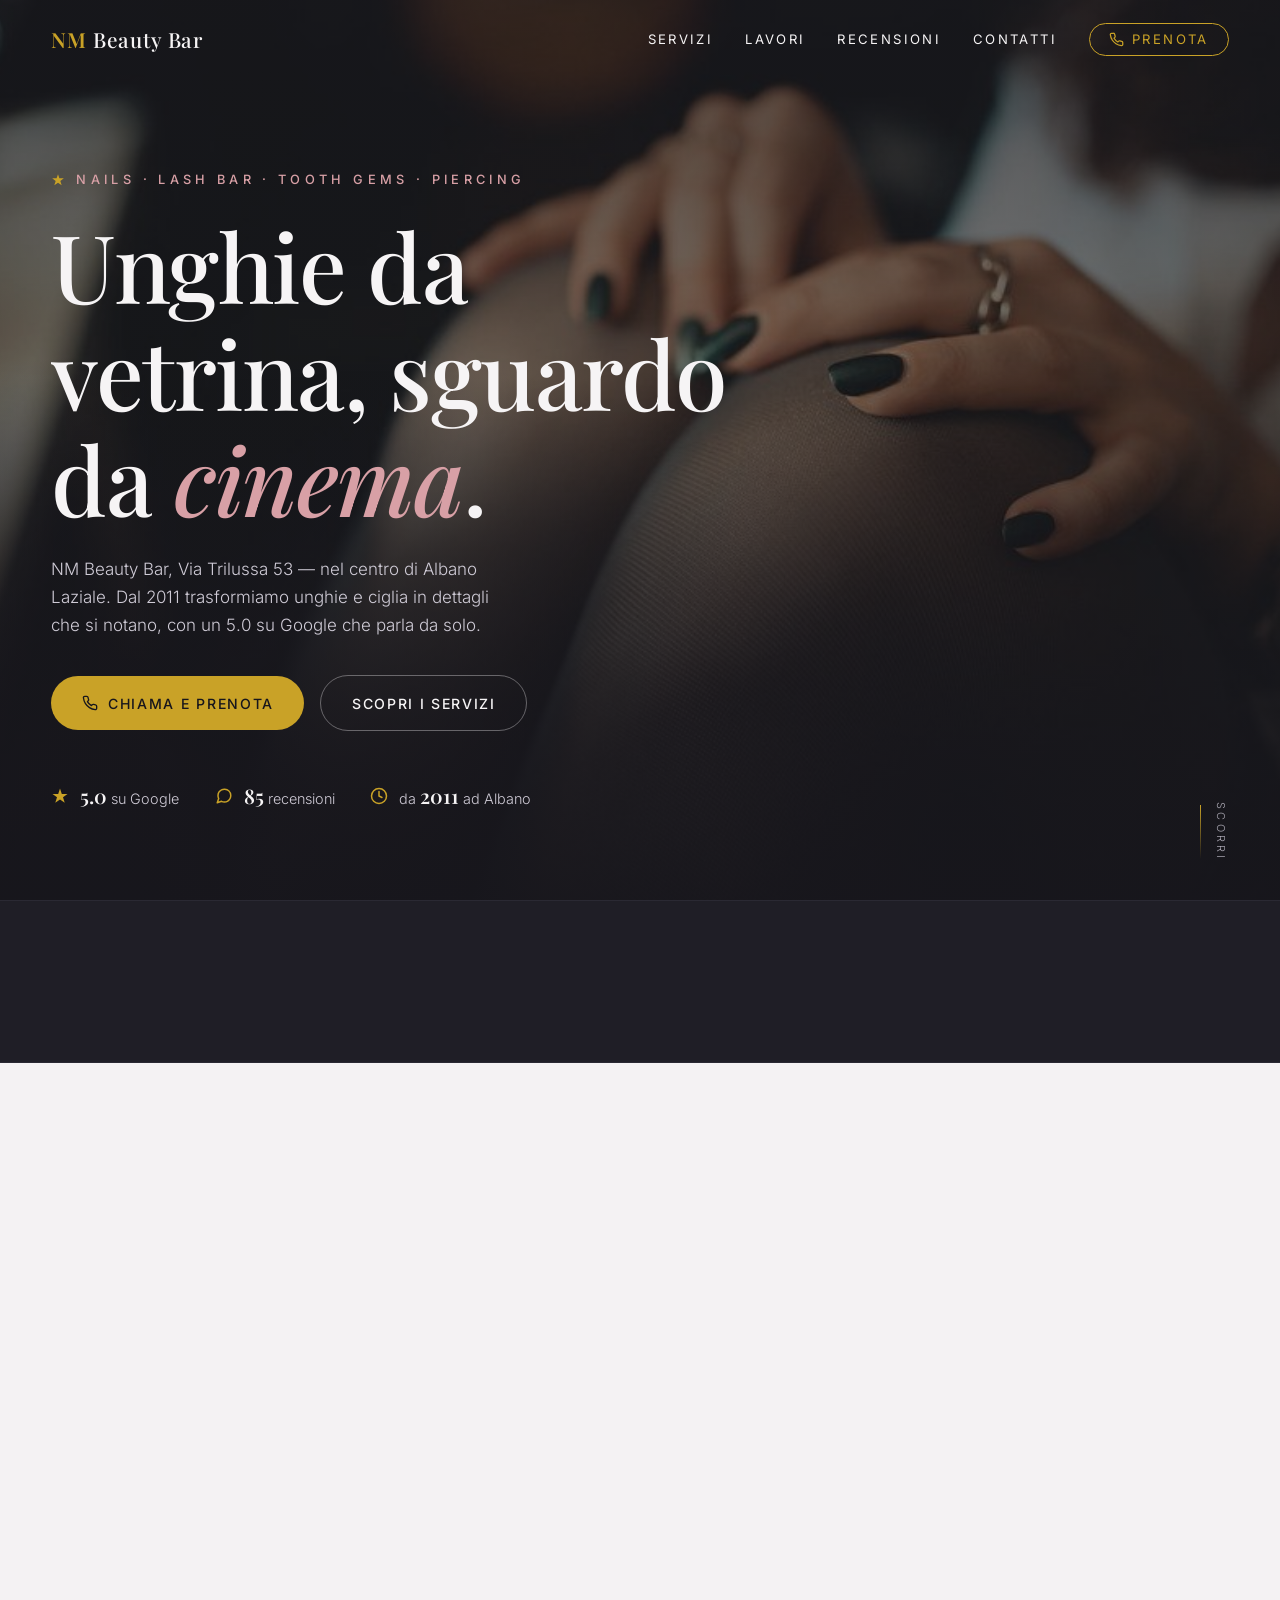
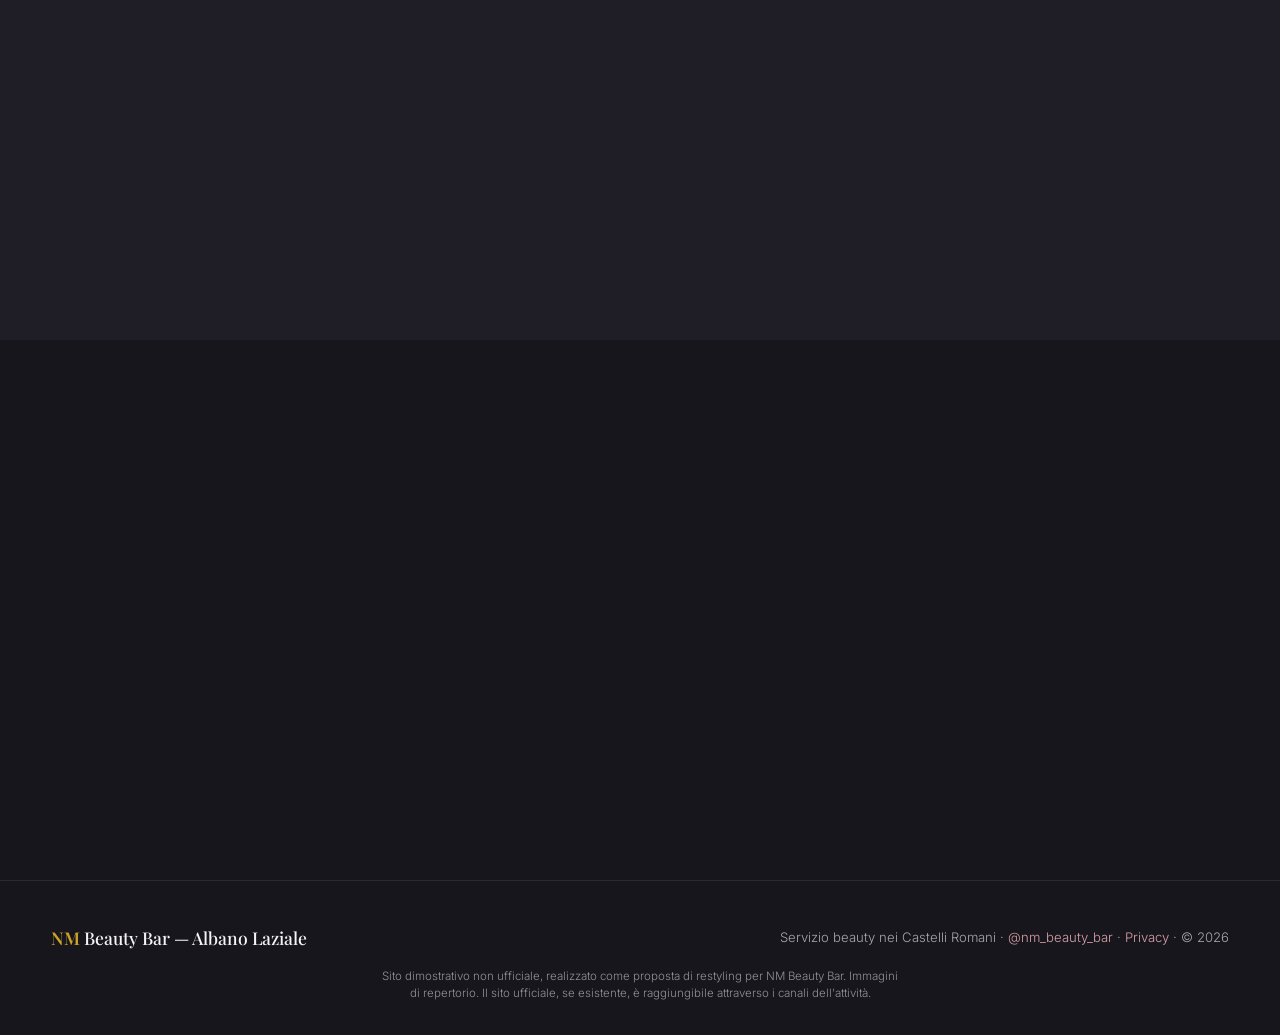
<file: index.html>
<!DOCTYPE html>
<html lang="it" class="no-js">
<head>
  <meta charset="UTF-8">
  <meta name="robots" content="noindex, nofollow">
<meta name="viewport" content="width=device-width, initial-scale=1.0">
  <title>NM Beauty Bar · Nails, Lash &amp; Glam ad Albano Laziale</title>
  <meta name="description" content="NM Beauty Bar a Via Trilussa 53, Albano Laziale: nails, lash bar, tooth gems e piercing. 5.0 stelle su 85 recensioni Google. Prenota con una chiamata.">
  <meta name="theme-color" content="#17161C">

  <!-- Open Graph -->
  <meta property="og:type" content="website">
  <meta property="og:site_name" content="NM Beauty Bar">
  <meta property="og:title" content="NM Beauty Bar · Nails, Lash &amp; Glam ad Albano Laziale">
  <meta property="og:description" content="Unghie da vetrina, sguardo da cinema. Nails, lash bar, tooth gems e piercing nel centro di Albano Laziale, dal 2011. 5.0 su 85 recensioni.">
  <meta property="og:image" content="https://dawiddroz.github.io/nm-beauty-bar-albano/img/mani-glam-dark.jpg">
  <meta property="og:locale" content="it_IT">
  <meta name="twitter:card" content="summary_large_image">

  <!-- Font self-hosted -->
  <link rel="preload" href="fonts/PlayfairDisplay-600.woff2" as="font" type="font/woff2" crossorigin>
  <link rel="preload" href="fonts/Inter-400.woff2" as="font" type="font/woff2" crossorigin>
  <link rel="stylesheet" href="fonts/fonts.css">
  <link rel="stylesheet" href="css/variables.css">
  <link rel="stylesheet" href="css/base.css">
  <link rel="stylesheet" href="css/components.css">

  <script type="application/ld+json">
  {
    "@context": "https://schema.org",
    "@type": "BeautySalon",
    "name": "NM Beauty Bar",
    "description": "Beauty bar specializzato in nails, lash bar, tooth gems e piercing ad Albano Laziale.",
    "url": "https://dawiddroz.github.io/nm-beauty-bar-albano/",
    "telephone": "+390693721039",
    "priceRange": "€€",
    "address": {
      "@type": "PostalAddress",
      "streetAddress": "Via Trilussa, 53",
      "addressLocality": "Albano Laziale",
      "addressRegion": "RM",
      "postalCode": "00041",
      "addressCountry": "IT"
    },
    "geo": { "@type": "GeoCoordinates", "latitude": 41.7228749, "longitude": 12.6590512 },
    "openingHoursSpecification": [{
      "@type": "OpeningHoursSpecification",
      "dayOfWeek": ["Tuesday", "Wednesday", "Thursday", "Friday", "Saturday"],
      "opens": "10:00", "closes": "18:00"
    }],
    "aggregateRating": { "@type": "AggregateRating", "ratingValue": "5.0", "reviewCount": "85" },
    "sameAs": ["https://instagram.com/nm_beauty_bar"]
  }
  </script>
</head>
<body>
  <a class="skip-link" href="#servizi">Vai ai contenuti</a>

  <!-- ============ NAVBAR ============ -->
  <header class="navbar">
    <div class="container navbar__inner">
      <a href="#top" class="navbar__logo" aria-label="NM Beauty Bar — torna su"><b>NM</b> Beauty Bar</a>
      <nav class="navbar__menu" id="menu" aria-label="Menu principale">
        <a href="#servizi">Servizi</a>
        <a href="#lavori">Lavori</a>
        <a href="#recensioni">Recensioni</a>
        <a href="#contatti">Contatti</a>
        <a href="tel:+390693721039" class="navbar__cta">
          <svg width="15" height="15" viewBox="0 0 24 24" fill="none" stroke="currentColor" stroke-width="2" stroke-linecap="round" stroke-linejoin="round" aria-hidden="true"><path d="M22 16.92v3a2 2 0 0 1-2.18 2 19.79 19.79 0 0 1-8.63-3.07 19.5 19.5 0 0 1-6-6 19.79 19.79 0 0 1-3.07-8.67A2 2 0 0 1 4.11 2h3a2 2 0 0 1 2 1.72c.13.96.36 1.9.7 2.81a2 2 0 0 1-.45 2.11L8.09 9.91a16 16 0 0 0 6 6l1.27-1.27a2 2 0 0 1 2.11-.45c.91.34 1.85.57 2.81.7A2 2 0 0 1 22 16.92z"/></svg>
          Prenota
        </a>
      </nav>
      <button class="navbar__burger" aria-expanded="false" aria-controls="menu" aria-label="Apri menu">
        <svg width="26" height="26" viewBox="0 0 24 24" fill="none" stroke="currentColor" stroke-width="2" stroke-linecap="round" aria-hidden="true"><line x1="3" y1="7" x2="21" y2="7"/><line x1="3" y1="12" x2="21" y2="12"/><line x1="3" y1="17" x2="21" y2="17"/></svg>
      </button>
    </div>
  </header>

  <main id="top">
    <!-- ============ HERO ============ -->
    <section class="hero" aria-label="NM Beauty Bar, Albano Laziale">
      <div class="hero__bg"><img src="img/mani-glam-dark.jpg" alt="Mani con unghie curate in luce scura, atmosfera glam" fetchpriority="high"></div>
      <div class="hero__veil" aria-hidden="true"></div>
      <div class="hero__inner">
        <p class="hero__kicker">
          <svg width="14" height="14" viewBox="0 0 24 24" fill="currentColor" aria-hidden="true"><path d="M12 2l2.4 7.2H22l-6 4.6 2.3 7.2-6.3-4.5-6.3 4.5L8 13.8 2 9.2h7.6z"/></svg>
          Nails · Lash Bar · Tooth Gems · Piercing
        </p>
        <h1>Unghie da vetrina, sguardo da <em class="accent">cinema</em>.</h1>
        <p class="hero__sub">NM Beauty Bar, Via Trilussa 53 — nel centro di Albano Laziale. Dal 2011 trasformiamo unghie e ciglia in dettagli che si notano, con un 5.0 su Google che parla da solo.</p>
        <div class="hero__actions">
          <a href="tel:+390693721039" class="btn btn--oro">
            <svg width="16" height="16" viewBox="0 0 24 24" fill="none" stroke="currentColor" stroke-width="2" stroke-linecap="round" stroke-linejoin="round" aria-hidden="true"><path d="M22 16.92v3a2 2 0 0 1-2.18 2 19.79 19.79 0 0 1-8.63-3.07 19.5 19.5 0 0 1-6-6 19.79 19.79 0 0 1-3.07-8.67A2 2 0 0 1 4.11 2h3a2 2 0 0 1 2 1.72c.13.96.36 1.9.7 2.81a2 2 0 0 1-.45 2.11L8.09 9.91a16 16 0 0 0 6 6l1.27-1.27a2 2 0 0 1 2.11-.45c.91.34 1.85.57 2.81.7A2 2 0 0 1 22 16.92z"/></svg>
            Chiama e prenota
          </a>
          <a href="#servizi" class="btn btn--ghost">Scopri i servizi</a>
        </div>
        <div class="hero__meta">
          <div class="hero__meta-item">
            <svg width="18" height="18" viewBox="0 0 24 24" fill="currentColor" aria-hidden="true"><path d="M12 2l2.4 7.2H22l-6 4.6 2.3 7.2-6.3-4.5-6.3 4.5L8 13.8 2 9.2h7.6z"/></svg>
            <span><strong data-count="5" data-decimals="1">0.0</strong> su Google</span>
          </div>
          <div class="hero__meta-item">
            <svg width="18" height="18" viewBox="0 0 24 24" fill="none" stroke="currentColor" stroke-width="2" stroke-linecap="round" stroke-linejoin="round" aria-hidden="true"><path d="M21 11.5a8.38 8.38 0 0 1-.9 3.8 8.5 8.5 0 0 1-7.6 4.7 8.38 8.38 0 0 1-3.8-.9L3 21l1.9-5.7a8.38 8.38 0 0 1-.9-3.8 8.5 8.5 0 0 1 4.7-7.6 8.38 8.38 0 0 1 3.8-.9h.5a8.48 8.48 0 0 1 8 8v.5z"/></svg>
            <span><strong data-count="85">0</strong> recensioni</span>
          </div>
          <div class="hero__meta-item">
            <svg width="18" height="18" viewBox="0 0 24 24" fill="none" stroke="currentColor" stroke-width="2" stroke-linecap="round" stroke-linejoin="round" aria-hidden="true"><circle cx="12" cy="12" r="10"/><polyline points="12 6 12 12 16 14"/></svg>
            <span>da <strong>2011</strong> ad Albano</span>
          </div>
        </div>
      </div>
      <span class="hero__scroll" aria-hidden="true">Scorri</span>
    </section>

    <!-- ============ STATS ============ -->
    <section class="stats" aria-label="Numeri del salone">
      <div class="container stats__grid">
        <div class="stat" data-reveal="up"><div class="stat__num"><span data-count="5" data-decimals="1">0.0</span></div><div class="stat__label">Stelle Google</div></div>
        <div class="stat" data-reveal="up"><div class="stat__num"><span data-count="85">0</span></div><div class="stat__label">Recensioni verificate</div></div>
        <div class="stat" data-reveal="up"><div class="stat__num"><span data-count="15">0</span></div><div class="stat__label">Anni di attività</div></div>
        <div class="stat" data-reveal="up"><div class="stat__num"><span data-count="728">0</span></div><div class="stat__label">Follower su Instagram</div></div>
      </div>
    </section>

    <!-- ============ SERVIZI ============ -->
    <section class="section--light servizi" id="servizi">
      <div class="container">
        <p class="eyebrow" data-reveal="up">I servizi</p>
        <h2 class="section-title" data-reveal="up">Quattro modi per <em>uscire dal banco</em></h2>
        <p class="section-lede" data-reveal="up">Un beauty bar specializzato, non un salone che fa tutto e niente. Qui si lavora su unghie, ciglia e piccoli dettagli che cambiano faccia a una persona.</p>
        <div class="servizi__grid">
          <article class="serv-card serv-card--img serv-card--nails">
            <div class="serv-card__img"><img src="img/manicure-francese.jpg" alt="Manicure francese perfetta su mani eleganti" loading="lazy"></div>
            <div class="serv-card__body">
              <p class="serv-card__tag">Nails</p>
              <h3>Gel, semipermanente &amp; nail art</h3>
              <p>Dal french classico alla decorazione più paziente: gel, semipermanente e ricostruzione, con una parete di smalti tra cui scegliere.</p>
              <span class="serv-card__line" aria-hidden="true"></span>
            </div>
          </article>
          <article class="serv-card serv-card--img serv-card--lash">
            <div class="serv-card__img"><img src="img/sguardo-ciglia.jpg" alt="Sguardo con ciglia lunghe e curve in bianco e nero" loading="lazy"></div>
            <div class="serv-card__body">
              <p class="serv-card__tag">Lash Bar</p>
              <h3>Extension ciglia</h3>
              <p>Classica o volume: ti svegli già truccata, al mare come a cena.</p>
              <span class="serv-card__line" aria-hidden="true"></span>
            </div>
          </article>
          <article class="serv-card serv-card--plain serv-card--gems">
            <span class="serv-card__num" aria-hidden="true">03</span>
            <div class="serv-card__body">
              <p class="serv-card__tag">Tooth Gems</p>
              <h3>Gioielli sui denti</h3>
              <p>Micro-strass applicati in pochi minuti, senza forature né dolore: il dettaglio che fa la foto.</p>
              <span class="serv-card__line" aria-hidden="true"></span>
            </div>
          </article>
          <article class="serv-card serv-card--plain serv-card--piercing">
            <span class="serv-card__num" aria-hidden="true">04</span>
            <div class="serv-card__body">
              <p class="serv-card__tag">Piercing</p>
              <h3>Piercing</h3>
              <p>Foro eseguito con cura e gioiello giusto dal primo giorno, con tutte le indicazioni per la guarigione.</p>
              <span class="serv-card__line" aria-hidden="true"></span>
            </div>
          </article>
        </div>
      </div>
    </section>

    <!-- ============ LAVORI / GALLERIA ============ -->
    <section class="section--dark gallery" id="lavori">
      <div class="container">
        <p class="eyebrow" data-reveal="up">I lavori</p>
        <h2 class="section-title" data-reveal="up">Il risultato <em>prima delle parole</em></h2>
        <p class="section-lede" data-reveal="up">Un assaggio del lavoro che esce da Via Trilussa ogni giorno — e che le nostre clienti mostrano sui loro profili.</p>
        <div class="gallery__grid">
          <figure class="gallery__item gallery__item--tall"><img src="img/tecnica-unghie-campioni.jpg" alt="Nail technician al lavoro tra campioni colore" loading="lazy"><figcaption>In salone</figcaption></figure>
          <figure class="gallery__item"><img src="img/nail-art-macro.jpg" alt="Nail art decorata in macro" loading="lazy"><figcaption>Nail art</figcaption></figure>
          <figure class="gallery__item"><img src="img/applicazione-ciglia.jpg" alt="Applicazione di extension ciglia durante la seduta" loading="lazy"><figcaption>Lash bar</figcaption></figure>
          <figure class="gallery__item"><img src="img/color-wall.jpg" alt="Parete di smalti a colori del salone" loading="lazy"><figcaption>Il colore che vuoi</figcaption></figure>
          <figure class="gallery__item"><img src="img/verde-acqua.jpg" alt="Smalto verde acqua su unghie curate" loading="lazy"><figcaption>Smalto perfetto</figcaption></figure>
          <figure class="gallery__item"><img src="img/rosa-gel.jpg" alt="Unghie rosa gel in un momento di relax" loading="lazy"><figcaption>Gel rosa</figcaption></figure>
          <figure class="gallery__item"><img src="img/smalti-glitter-row.jpg" alt="Fila di smalti glitter colorati" loading="lazy"><figcaption>Glitter collection</figcaption></figure>
        </div>
      </div>
    </section>

    <!-- ============ RECENSIONI ============ -->
    <section class="section--light recensioni" id="recensioni">
      <div class="container">
        <p class="eyebrow" data-reveal="up">Le recensioni</p>
        <h2 class="section-title" data-reveal="up">Quattro stelle e mezza non <em>ci bastavano</em></h2>
        <div class="rating-wrap" style="margin-top:3rem;">
          <div class="rating-score" data-reveal="up">
            <div class="rating-score__num"><span data-count="5" data-decimals="1">0.0</span></div>
            <div class="rating-score__stars" aria-label="5 stelle su 5">
              <svg width="22" height="22" viewBox="0 0 24 24" fill="currentColor" aria-hidden="true"><path d="M12 2l2.4 7.2H22l-6 4.6 2.3 7.2-6.3-4.5-6.3 4.5L8 13.8 2 9.2h7.6z"/></svg>
              <svg width="22" height="22" viewBox="0 0 24 24" fill="currentColor" aria-hidden="true"><path d="M12 2l2.4 7.2H22l-6 4.6 2.3 7.2-6.3-4.5-6.3 4.5L8 13.8 2 9.2h7.6z"/></svg>
              <svg width="22" height="22" viewBox="0 0 24 24" fill="currentColor" aria-hidden="true"><path d="M12 2l2.4 7.2H22l-6 4.6 2.3 7.2-6.3-4.5-6.3 4.5L8 13.8 2 9.2h7.6z"/></svg>
              <svg width="22" height="22" viewBox="0 0 24 24" fill="currentColor" aria-hidden="true"><path d="M12 2l2.4 7.2H22l-6 4.6 2.3 7.2-6.3-4.5-6.3 4.5L8 13.8 2 9.2h7.6z"/></svg>
              <svg width="22" height="22" viewBox="0 0 24 24" fill="currentColor" aria-hidden="true"><path d="M12 2l2.4 7.2H22l-6 4.6 2.3 7.2-6.3-4.5-6.3 4.5L8 13.8 2 9.2h7.6z"/></svg>
            </div>
            <p class="rating-score__label"><span data-count="85">0</span> recensioni su Google</p>
          </div>
          <div data-reveal="up">
            <p style="font-size:1.15rem; max-width:52ch;">Un punteggio pieno, costruito in anni di clienti che tornano e portano un'amica. Sei già stata da noi? Lascia la tua recensione: per un salone di quartiere vale più di qualsiasi pubblicità.</p>
            <div class="rating-points">
              <div class="rating-point">
                <svg width="20" height="20" viewBox="0 0 24 24" fill="none" stroke="currentColor" stroke-width="2" stroke-linecap="round" stroke-linejoin="round" aria-hidden="true"><polyline points="20 6 9 17 4 12"/></svg>
                <p><strong>Prenotazione semplice</strong> Una chiamata e il posto è tuo: dal martedì al sabato, dalle 10 alle 18.</p>
              </div>
              <div class="rating-point">
                <svg width="20" height="20" viewBox="0 0 24 24" fill="none" stroke="currentColor" stroke-width="2" stroke-linecap="round" stroke-linejoin="round" aria-hidden="true"><polyline points="20 6 9 17 4 12"/></svg>
                <p><strong>In centro ad Albano</strong> Via Trilussa 53: arrivi a piedi, torni con le unghie fatte.</p>
              </div>
            </div>
            <a class="btn btn--dark" style="margin-top:2rem;" href="https://www.google.com/maps/search/?api=1&amp;query=NM+BEAUTY+BAR+Albano+Laziale" target="_blank" rel="noopener">
              <svg width="16" height="16" viewBox="0 0 24 24" fill="currentColor" aria-hidden="true"><path d="M12 2l2.4 7.2H22l-6 4.6 2.3 7.2-6.3-4.5-6.3 4.5L8 13.8 2 9.2h7.6z"/></svg>
              Scrivi una recensione
            </a>
          </div>
        </div>
      </div>
    </section>

    <!-- ============ CONTATTI / ORARI ============ -->
    <section class="section--dark-2 contatti" id="contatti">
      <div class="container">
        <p class="eyebrow" data-reveal="up">Dove siamo</p>
        <h2 class="section-title" data-reveal="up">Via Trilussa 53, <em>Albano Laziale</em></h2>
        <div class="info-grid">
          <div class="info-block" data-reveal="left">
            <h3>
              <svg width="20" height="20" viewBox="0 0 24 24" fill="none" stroke="currentColor" stroke-width="2" stroke-linecap="round" stroke-linejoin="round" aria-hidden="true"><circle cx="12" cy="12" r="10"/><polyline points="12 6 12 12 16 14"/></svg>
              Orari
            </h3>
            <ul class="hours-table">
              <li class="is-closed"><span>Lunedì</span><span>Chiuso</span></li>
              <li><span>Martedì</span><span>10:00 – 18:00</span></li>
              <li><span>Mercoledì</span><span>10:00 – 18:00</span></li>
              <li><span>Giovedì</span><span>10:00 – 18:00</span></li>
              <li><span>Venerdì</span><span>10:00 – 18:00</span></li>
              <li><span>Sabato</span><span>10:00 – 18:00</span></li>
              <li class="is-closed"><span>Domenica</span><span>Chiuso</span></li>
            </ul>
            <p class="info-note">Si prenota solo per telefono: il tempo di ogni post è dedicato a una cliente alla volta.</p>
          </div>
          <div class="info-block" data-reveal="right">
            <h3>
              <svg width="20" height="20" viewBox="0 0 24 24" fill="none" stroke="currentColor" stroke-width="2" stroke-linecap="round" stroke-linejoin="round" aria-hidden="true"><path d="M21 10c0 7-9 13-9 13s-9-6-9-13a9 9 0 0 1 18 0z"/><circle cx="12" cy="10" r="3"/></svg>
              Contatti
            </h3>
            <address class="addr">
              Via Trilussa, 53<br>
              00041 Albano Laziale (RM)<br>
              Telefono: <a href="tel:+390693721039">06 9372 1039</a><br>
              Instagram: <a href="https://instagram.com/nm_beauty_bar" target="_blank" rel="noopener">@nm_beauty_bar</a>
            </address>
            <a class="btn btn--rosa" style="margin-top:1.6rem;" href="https://www.google.com/maps/search/?api=1&amp;query=NM+BEAUTY+BAR+Via+Trilussa+53+Albano+Laziale" target="_blank" rel="noopener">
              <svg width="16" height="16" viewBox="0 0 24 24" fill="none" stroke="currentColor" stroke-width="2" stroke-linecap="round" stroke-linejoin="round" aria-hidden="true"><polygon points="3 11 22 2 13 21 11 13 3 11"/></svg>
              Apri in Google Maps
            </a>
          </div>
        </div>
      </div>
    </section>

    <!-- ============ CTA FINALE ============ -->
    <section class="section--dark final-cta">
      <div class="container">
        <h2 data-reveal="up">Il prossimo appuntamento <em style="color:var(--rosa); font-style:italic;">è una chiamata</em></h2>
        <p data-reveal="up">Smetti di cercare "unghie vicino a me": sei già nel posto giusto. Chiama, chiedi il primo slot libero e arriva con le mani libere.</p>
        <a data-reveal="up" href="tel:+390693721039" class="btn btn--oro" style="font-size:1rem; padding:1.15rem 2.4rem;">
          <svg width="18" height="18" viewBox="0 0 24 24" fill="none" stroke="currentColor" stroke-width="2" stroke-linecap="round" stroke-linejoin="round" aria-hidden="true"><path d="M22 16.92v3a2 2 0 0 1-2.18 2 19.79 19.79 0 0 1-8.63-3.07 19.5 19.5 0 0 1-6-6 19.79 19.79 0 0 1-3.07-8.67A2 2 0 0 1 4.11 2h3a2 2 0 0 1 2 1.72c.13.96.36 1.9.7 2.81a2 2 0 0 1-.45 2.11L8.09 9.91a16 16 0 0 0 6 6l1.27-1.27a2 2 0 0 1 2.11-.45c.91.34 1.85.57 2.81.7A2 2 0 0 1 22 16.92z"/></svg>
          06 9372 1039
        </a>
      </div>
    </section>
  </main>

  <!-- ============ FOOTER ============ -->
  <footer class="footer">
    <div class="container footer__inner">
      <p class="footer__brand"><b>NM</b> Beauty Bar — Albano Laziale</p>
      <p class="footer__meta">
        Servizio beauty nei Castelli Romani ·
        <a href="https://instagram.com/nm_beauty_bar" target="_blank" rel="noopener">@nm_beauty_bar</a> ·
        <a href="privacy.html">Privacy</a> ·
        © 2026
      </p>
    </div>
  <p class="demo-disclaimer">Sito dimostrativo non ufficiale, realizzato come proposta di restyling per NM Beauty Bar. Immagini di repertorio. Il sito ufficiale, se esistente, è raggiungibile attraverso i canali dell'attività.</p>
</footer>

  <!-- ============ STICKY CTA ============ -->
  <a href="tel:+390693721039" class="sticky-cta" aria-label="Chiama NM Beauty Bar">
    <svg width="16" height="16" viewBox="0 0 24 24" fill="none" stroke="currentColor" stroke-width="2" stroke-linecap="round" stroke-linejoin="round" aria-hidden="true"><path d="M22 16.92v3a2 2 0 0 1-2.18 2 19.79 19.79 0 0 1-8.63-3.07 19.5 19.5 0 0 1-6-6 19.79 19.79 0 0 1-3.07-8.67A2 2 0 0 1 4.11 2h3a2 2 0 0 1 2 1.72c.13.96.36 1.9.7 2.81a2 2 0 0 1-.45 2.11L8.09 9.91a16 16 0 0 0 6 6l1.27-1.27a2 2 0 0 1 2.11-.45c.91.34 1.85.57 2.81.7A2 2 0 0 1 22 16.92z"/></svg>
  </a>

  <noscript>
    <style>[data-reveal]{opacity:1 !important;} .hero .word{transform:none !important;} .hero .word-mask{overflow:visible;} .navbar,.hero__kicker,.hero__sub,.hero__actions>*,.hero__meta-item,.hero__scroll{opacity:1 !important;transform:none !important;}</style>
  </noscript>

  <script src="js/vendor/gsap.min.js"></script>
  <script src="js/vendor/ScrollTrigger.min.js"></script>
  <script src="js/vendor/lenis.min.js"></script>
  <script src="js/main.js"></script>
  <script src="js/animations.js"></script>
</body>
</html>
</file>
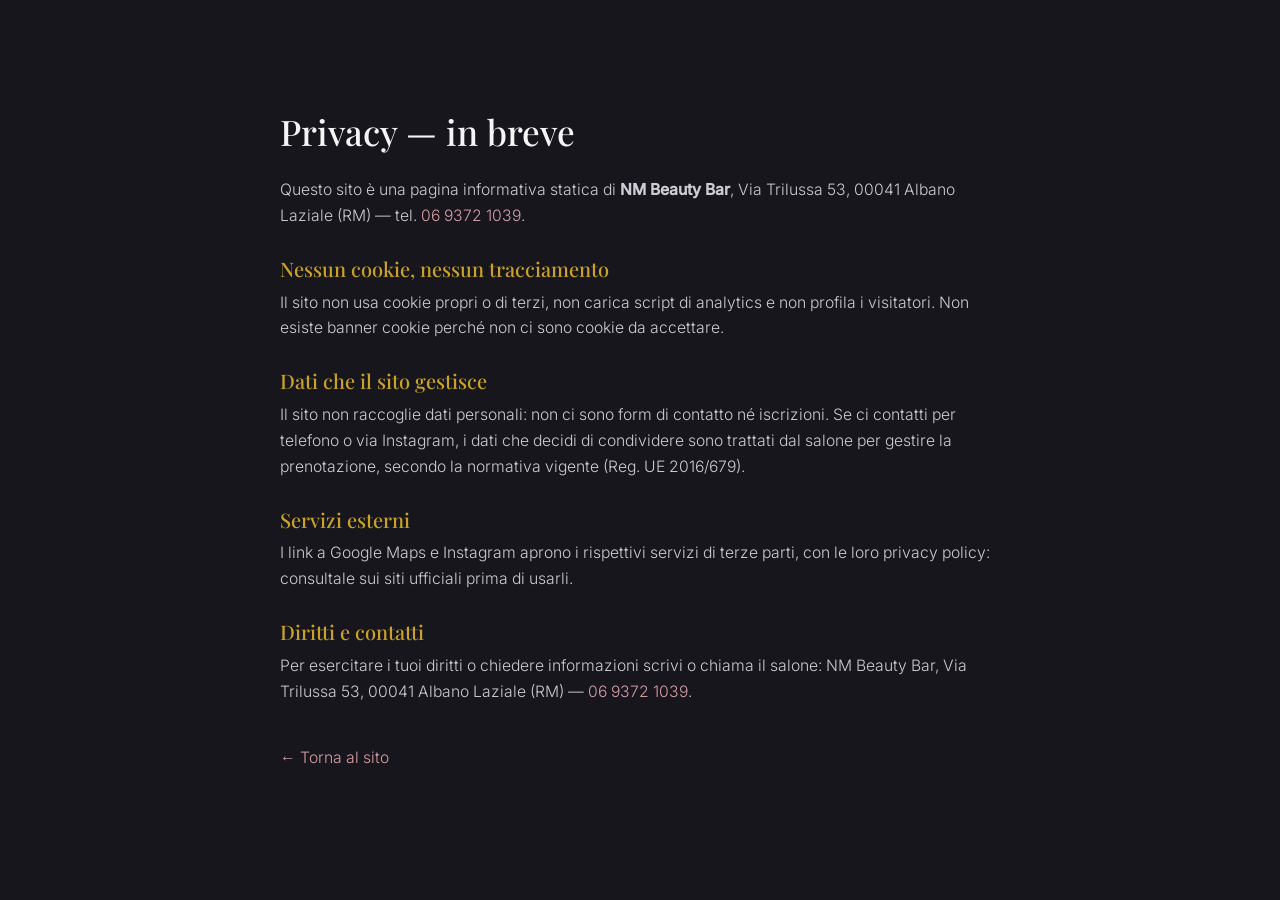
<file: privacy.html>
<!DOCTYPE html>
<html lang="it">
<head>
  <meta charset="UTF-8">
  <meta name="viewport" content="width=device-width, initial-scale=1.0">
  <title>Privacy · NM Beauty Bar — Albano Laziale</title>
  <meta name="description" content="Informativa privacy sintetica del sito di NM Beauty Bar, Albano Laziale. Sito senza cookie di tracciamento.">
  <meta name="robots" content="noindex, follow">
  <link rel="stylesheet" href="fonts/fonts.css">
  <link rel="stylesheet" href="css/variables.css">
  <link rel="stylesheet" href="css/base.css">
  <style>
    .legal { max-width: 720px; margin-inline: auto; padding: 7rem 0 5rem; }
    .legal h1 { font-size: 2.2rem; margin-bottom: 1.6rem; }
    .legal h2 { font-size: 1.25rem; margin: 1.8rem 0 .6rem; color: var(--oro); }
    .legal p { color: #CFCBD6; font-size: .98rem; margin-bottom: .8rem; }
    .legal a { color: var(--rosa); }
    .legal a:hover { text-decoration: underline; }
  </style>
</head>
<body>
  <main class="legal container">
    <h1>Privacy — in breve</h1>
    <p>Questo sito è una pagina informativa statica di <strong>NM Beauty Bar</strong>, Via Trilussa 53, 00041 Albano Laziale (RM) — tel. <a href="tel:+390693721039">06 9372 1039</a>.</p>

    <h2>Nessun cookie, nessun tracciamento</h2>
    <p>Il sito non usa cookie propri o di terzi, non carica script di analytics e non profila i visitatori. Non esiste banner cookie perché non ci sono cookie da accettare.</p>

    <h2>Dati che il sito gestisce</h2>
    <p>Il sito non raccoglie dati personali: non ci sono form di contatto né iscrizioni. Se ci contatti per telefono o via Instagram, i dati che decidi di condividere sono trattati dal salone per gestire la prenotazione, secondo la normativa vigente (Reg. UE 2016/679).</p>

    <h2>Servizi esterni</h2>
    <p>I link a Google Maps e Instagram aprono i rispettivi servizi di terze parti, con le loro privacy policy: consultale sui siti ufficiali prima di usarli.</p>

    <h2>Diritti e contatti</h2>
    <p>Per esercitare i tuoi diritti o chiedere informazioni scrivi o chiama il salone: NM Beauty Bar, Via Trilussa 53, 00041 Albano Laziale (RM) — <a href="tel:+390693721039">06 9372 1039</a>.</p>
    <p style="margin-top:2.5rem;"><a href="index.html">← Torna al sito</a></p>
  </main>
</body>
</html>
</file>
<file: fonts/fonts.css>
@font-face {
  font-family: 'Inter';
  font-style: normal;
  font-weight: 300;
  font-display: swap;
  src: url('../fonts/Inter-300.woff2') format('woff2');
}

@font-face {
  font-family: 'Inter';
  font-style: normal;
  font-weight: 400;
  font-display: swap;
  src: url('../fonts/Inter-400.woff2') format('woff2');
}

@font-face {
  font-family: 'Inter';
  font-style: normal;
  font-weight: 500;
  font-display: swap;
  src: url('../fonts/Inter-500.woff2') format('woff2');
}

@font-face {
  font-family: 'Playfair Display';
  font-style: italic;
  font-weight: 500;
  font-display: swap;
  src: url('../fonts/PlayfairDisplay-500i.woff2') format('woff2');
}

@font-face {
  font-family: 'Playfair Display';
  font-style: normal;
  font-weight: 500;
  font-display: swap;
  src: url('../fonts/PlayfairDisplay-500.woff2') format('woff2');
}

@font-face {
  font-family: 'Playfair Display';
  font-style: normal;
  font-weight: 600;
  font-display: swap;
  src: url('../fonts/PlayfairDisplay-600.woff2') format('woff2');
}
</file>
<file: css/variables.css>
/* ============================================
   NM BEAUTY BAR — Glam urbano
   Palette: dark chic #17161C · rosa polvere #D8A0A6 · oro #C9A227
   ============================================ */
:root {
  /* Colori */
  --ink: #17161C;            /* fondo scuro principale */
  --ink-2: #1F1E26;          /* fondo scuro elevato */
  --ink-3: #2A2933;          /* bordi su scuro */
  --rosa: #D8A0A6;           /* rosa polvere — accento caldo */
  --rosa-deep: #B97F86;      /* rosa polvere profondo (hover) */
  --oro: #C9A227;            /* oro — accento premium */
  --oro-light: #E3C566;      /* oro chiaro (light sweep) */
  --carta: #F4F2F3;          /* chiaro alternato (freddo-neutro, non sabbia) */
  --carta-2: #EAE7E9;
  --testo-chiaro: #F6F4F5;
  --testo-scuro: #17161C;
  --testo-muto-chiaro: #A8A5B0;  /* su scuro — contrasto ok su #17161C */
  --testo-muto-scuro: #56525E;   /* su chiaro */

  /* Tipografia */
  --font-display: 'Playfair Display', Georgia, serif;
  --font-body: 'Inter', 'Segoe UI', Arial, sans-serif;

  /* Spazi */
  --sp-1: 0.5rem;
  --sp-2: 1rem;
  --sp-3: 1.5rem;
  --sp-4: 2.5rem;
  --sp-5: 4rem;
  --sp-6: 7rem;
  --container: 1180px;

  /* Motion */
  --ease-out: cubic-bezier(0.22, 1, 0.36, 1);
  --dur: 0.5s;

  --radius: 14px;
}
</file>
<file: css/base.css>
/* NM BEAUTY BAR — base */
*, *::before, *::after { box-sizing: border-box; margin: 0; padding: 0; }

html { scroll-behavior: auto; }
html.lenis, html.lenis body { height: auto; }
.lenis.lenis-smooth { scroll-behavior: auto !important; }

body {
  font-family: var(--font-body);
  font-weight: 300;
  line-height: 1.65;
  color: var(--testo-chiaro);
  background: var(--ink);
  -webkit-font-smoothing: antialiased;
  overflow-x: hidden;
}

img { max-width: 100%; display: block; }
a { color: inherit; text-decoration: none; }
ul { list-style: none; }

h1, h2, h3 { font-family: var(--font-display); font-weight: 500; line-height: 1.12; }

.container { width: min(var(--container), 92vw); margin-inline: auto; }

section { position: relative; padding-block: var(--sp-6); }
.section--dark  { background: var(--ink); color: var(--testo-chiaro); }
.section--light { background: var(--carta); color: var(--testo-scuro); }
.section--dark-2{ background: var(--ink-2); color: var(--testo-chiaro); }

/* Eyebrow + titoli di sezione */
.eyebrow {
  display: inline-flex; align-items: center; gap: 0.6rem;
  font-size: 0.78rem; letter-spacing: 0.32em; text-transform: uppercase;
  font-weight: 500; color: var(--oro);
}
.eyebrow::before { content: ''; width: 34px; height: 1px; background: var(--oro); }

.section-title { font-size: clamp(2rem, 4.6vw, 3.4rem); margin-top: 0.9rem; }
.section-title em { font-style: italic; color: var(--rosa); }
.section--light .section-title em { color: var(--rosa-deep); }
.section-lede { max-width: 56ch; margin-top: 1rem; color: var(--testo-muto-chiaro); font-size: 1.05rem; }
.section--light .section-lede { color: var(--testo-muto-scuro); }

/* Accessibilità strutturale (non animazioni) */
.skip-link { position: absolute; left: -9999px; }
.skip-link:focus { left: 1rem; top: 1rem; background: var(--oro); color: var(--ink); padding: 0.5rem 1rem; z-index: 200; }

/* Anti-flash: gli elementi animati partono invisibili da CSS, GSAP li porta a 1.
   Safety net in JS forza la visibilità dopo 4s in ogni caso; senza JS resta tutto visibile. */
[data-reveal] { opacity: 0; will-change: transform, opacity; }
.no-js [data-reveal] { opacity: 1; }

::selection { background: var(--rosa); color: var(--ink); }

/* Disclaimer demo (outreach) */
.demo-disclaimer {
  font-size: 0.72rem; opacity: 0.55; line-height: 1.5;
  max-width: 560px; margin: 1rem auto 0; text-align: center; padding: 0 1rem;
}
</file>
<file: css/components.css>
/* NM BEAUTY BAR — componenti */

/* ---------- Navbar ---------- */
.navbar {
  position: fixed; inset: 0 0 auto 0; z-index: 100;
  padding-block: 1.4rem;
  transition: background .45s var(--ease-out), padding .45s var(--ease-out), box-shadow .45s var(--ease-out);
}
.navbar.is-scrolled {
  background: rgba(23, 22, 28, 0.82);
  -webkit-backdrop-filter: blur(14px); backdrop-filter: blur(14px);
  padding-block: 0.85rem;
  box-shadow: 0 1px 0 rgba(201,162,39,.18), 0 12px 34px rgba(0,0,0,.35);
}
.navbar__inner { display: flex; align-items: center; justify-content: space-between; gap: 1rem; }
.navbar__logo { font-family: var(--font-display); font-size: 1.3rem; letter-spacing: .04em; }
.navbar__logo b { color: var(--oro); font-weight: 600; }
.navbar__menu { display: flex; gap: 2rem; align-items: center; }
.navbar__menu a {
  font-size: .82rem; letter-spacing: .18em; text-transform: uppercase; font-weight: 400;
  position: relative; padding-block: .3rem;
}
.navbar__menu a::after {
  content: ''; position: absolute; left: 0; bottom: 0; height: 1px; width: 100%;
  background: var(--oro); transform: scaleX(0); transform-origin: right;
  transition: transform .4s var(--ease-out);
}
.navbar__menu a:hover::after { transform: scaleX(1); transform-origin: left; }
.navbar__cta {
  border: 1px solid var(--oro); color: var(--oro);
  padding: .55rem 1.2rem; border-radius: 999px;
  display: inline-flex; align-items: center; gap: .5rem;
  font-size: .82rem; letter-spacing: .14em; text-transform: uppercase;
  transition: background .35s var(--ease-out), color .35s var(--ease-out), transform .35s var(--ease-out);
}
.navbar__cta:hover { background: var(--oro); color: var(--ink); transform: translateY(-2px); }
.navbar__burger { display: none; background: none; border: 0; color: var(--testo-chiaro); cursor: pointer; padding: .4rem; }

@media (max-width: 860px) {
  .navbar__menu {
    position: fixed; inset: 0; flex-direction: column; justify-content: center;
    background: rgba(23,22,28,.97); font-size: 1.1rem;
    opacity: 0; pointer-events: none; transition: opacity .4s var(--ease-out);
  }
  .navbar__menu.is-open { opacity: 1; pointer-events: auto; }
  .navbar__burger { display: block; position: relative; z-index: 110; }
}

/* ---------- Hero ---------- */
.hero {
  min-height: 100svh; display: flex; align-items: flex-end;
  padding-block: 0 5.5rem; overflow: hidden; isolation: isolate;
}
.hero__bg { position: absolute; inset: -12% 0; z-index: -2; }
.hero__bg img { width: 100%; height: 100%; object-fit: cover; object-position: 50% 38%; filter: saturate(.82) brightness(.62); }
.hero__veil {
  position: absolute; inset: 0; z-index: -1;
  background:
    linear-gradient(180deg, rgba(23,22,28,.55) 0%, rgba(23,22,28,.25) 42%, rgba(23,22,28,.92) 100%),
    radial-gradient(120% 90% at 18% 88%, rgba(23,22,28,.88) 0%, rgba(23,22,28,0) 55%);
}
.hero__inner { width: min(var(--container), 92vw); margin-inline: auto; }
.hero__kicker {
  display: inline-flex; align-items: center; gap: .7rem;
  font-size: .8rem; letter-spacing: .34em; text-transform: uppercase; font-weight: 500;
  color: var(--rosa); margin-bottom: 1.4rem;
}
.hero__kicker svg { color: var(--oro); }
.hero h1 {
  font-size: clamp(2.9rem, 7.4vw, 6.2rem);
  font-weight: 500; letter-spacing: -0.015em; max-width: 12ch;
}
/* Split-text: ogni parola in una maschera overflow-hidden */
.hero .word-mask { display: inline-block; overflow: hidden; vertical-align: bottom; padding-bottom: .08em; margin-bottom: -.08em; }
.hero .word { display: inline-block; will-change: transform; }
.hero h1 .accent { font-style: italic; color: var(--rosa); position: relative; }
/* Light sweep dorato sull'accento */
.hero h1 .accent::after {
  content: ''; position: absolute; inset: -12% -30%;
  background: linear-gradient(105deg, transparent 38%, rgba(227,197,102,.55) 50%, transparent 62%);
  transform: translateX(-120%) skewX(-12deg);
  mix-blend-mode: screen; pointer-events: none;
  animation: gold-sweep 2.6s var(--ease-out) 1.15s 1 both;
}
@keyframes gold-sweep { to { transform: translateX(130%) skewX(-12deg); } }
.hero__sub {
  margin-top: 1.6rem; max-width: 46ch; color: #CFCBD6; font-size: 1.06rem; font-weight: 300;
}
.hero__actions { display: flex; flex-wrap: wrap; gap: 1rem; margin-top: 2.2rem; align-items: center; }
.hero__meta { display: flex; gap: 2.2rem; margin-top: 3rem; flex-wrap: wrap; }
.hero__meta-item { display: flex; align-items: center; gap: .7rem; font-size: .9rem; color: #CFCBD6; }
.hero__meta-item svg { color: var(--oro); flex: none; }
.hero__meta-item strong { font-family: var(--font-display); font-size: 1.25rem; color: var(--testo-chiaro); font-weight: 600; }
.hero__scroll {
  position: absolute; right: 4vw; bottom: 2.4rem; display: flex; flex-direction: column; align-items: center; gap: .6rem;
  font-size: .68rem; letter-spacing: .3em; text-transform: uppercase; color: var(--testo-muto-chiaro);
  writing-mode: vertical-rl;
}
.hero__scroll::after { content: ''; width: 1px; height: 54px; background: linear-gradient(var(--oro), transparent); animation: scroll-pulse 1.8s ease-in-out infinite; }
@keyframes scroll-pulse { 0%,100% { opacity: .3; transform: scaleY(.6);} 50% { opacity: 1; transform: scaleY(1);} }

/* ---------- Bottoni ---------- */
.btn {
  display: inline-flex; align-items: center; gap: .65rem;
  padding: .95rem 1.9rem; border-radius: 999px;
  font-size: .88rem; letter-spacing: .12em; text-transform: uppercase; font-weight: 500;
  transition: transform .35s var(--ease-out), box-shadow .35s var(--ease-out), background .35s var(--ease-out), color .35s var(--ease-out);
  cursor: pointer; border: 0;
}
.btn--oro { background: var(--oro); color: var(--ink); }
.btn--oro:hover { transform: translateY(-3px); box-shadow: 0 14px 34px rgba(201,162,39,.32); background: var(--oro-light); }
.btn--rosa { background: var(--rosa); color: var(--ink); }
.btn--rosa:hover { transform: translateY(-3px); box-shadow: 0 14px 34px rgba(216,160,166,.3); background: #E4B4B9; }
.btn--ghost { border: 1px solid rgba(246,244,245,.35); color: var(--testo-chiaro); background: transparent; }
.btn--ghost:hover { border-color: var(--rosa); color: var(--rosa); transform: translateY(-3px); }
.btn--dark { background: var(--ink); color: var(--testo-chiaro); }
.btn--dark:hover { transform: translateY(-3px); box-shadow: 0 14px 34px rgba(23,22,28,.28); background: var(--ink-2); }
.btn svg { flex: none; }

/* ---------- Stats strip ---------- */
.stats { background: var(--ink-2); border-block: 1px solid var(--ink-3); padding-block: var(--sp-4); }
.stats__grid { display: grid; grid-template-columns: repeat(4, 1fr); gap: 2rem; text-align: center; }
.stat__num { font-family: var(--font-display); font-size: clamp(2.2rem, 4vw, 3.2rem); font-weight: 600; color: var(--oro); line-height: 1; }
.stat__num span { color: var(--rosa); }
.stat__label { margin-top: .55rem; font-size: .8rem; letter-spacing: .22em; text-transform: uppercase; color: var(--testo-muto-chiaro); }
@media (max-width: 760px) { .stats__grid { grid-template-columns: repeat(2, 1fr); gap: 2.2rem 1rem; } }

/* ---------- Servizi: griglia asimmetrica ---------- */
.servizi__grid {
  display: grid; gap: 1.4rem; margin-top: 3.2rem;
  grid-template-columns: repeat(12, 1fr);
}
.serv-card {
  position: relative; border-radius: var(--radius); overflow: hidden;
  background: var(--ink); color: var(--testo-chiaro);
  display: flex; flex-direction: column; justify-content: flex-end;
  min-height: 300px; isolation: isolate;
  transition: transform .5s var(--ease-out), box-shadow .5s var(--ease-out);
}
.serv-card:hover { transform: translateY(-6px); box-shadow: 0 24px 54px rgba(23,22,28,.22); }
.serv-card--img { min-height: 420px; }
.serv-card--nails { grid-column: span 7; }
.serv-card--lash  { grid-column: span 5; }
.serv-card--gems  { grid-column: span 5; }
.serv-card--piercing { grid-column: span 7; }
.serv-card__img { position: absolute; inset: 0; z-index: -1; }
.serv-card__img img { width: 100%; height: 100%; object-fit: cover; transition: transform 1.1s var(--ease-out); filter: saturate(.9); }
.serv-card:hover .serv-card__img img { transform: scale(1.07); }
.serv-card__img::after {
  content: ''; position: absolute; inset: 0;
  background: linear-gradient(185deg, rgba(23,22,28,.05) 30%, rgba(23,22,28,.88) 100%);
}
.serv-card--plain { background: var(--ink-2); border: 1px solid var(--ink-3); justify-content: center; padding: 2.4rem; min-height: 300px; }
.serv-card--plain .serv-card__num { font-family: var(--font-display); font-size: 3.4rem; color: var(--ink-3); font-weight: 600; line-height: 1; }
.serv-card--plain:hover { border-color: var(--oro); }
.serv-card__body { padding: 1.8rem 2rem; }
.serv-card__tag { font-size: .7rem; letter-spacing: .3em; text-transform: uppercase; color: var(--oro); font-weight: 500; }
.serv-card h3 { font-size: 1.7rem; margin-top: .5rem; }
.serv-card p { margin-top: .5rem; font-size: .95rem; color: #CFCBD6; max-width: 40ch; }
.serv-card--plain p { color: var(--testo-muto-chiaro); }
.serv-card__line { width: 44px; height: 2px; background: var(--rosa); margin-top: 1.1rem; transition: width .45s var(--ease-out); }
.serv-card:hover .serv-card__line { width: 84px; }
@media (max-width: 860px) {
  .servizi__grid { grid-template-columns: 1fr; }
  .serv-card--nails, .serv-card--lash, .serv-card--gems, .serv-card--piercing { grid-column: auto; }
  .serv-card--img { min-height: 340px; }
}

/* ---------- Galleria ---------- */
.gallery__grid { display: grid; grid-template-columns: repeat(3, 1fr); gap: 1.2rem; margin-top: 3rem; }
.gallery__item { position: relative; border-radius: var(--radius); overflow: hidden; }
.gallery__item img { width: 100%; height: 100%; object-fit: cover; transition: transform 1.1s var(--ease-out); }
.gallery__item:hover img { transform: scale(1.06); }
.gallery__item--tall { grid-row: span 2; }
.gallery__item figcaption {
  position: absolute; left: 0; right: 0; bottom: 0; padding: 2.4rem 1.2rem .9rem;
  background: linear-gradient(transparent, rgba(23,22,28,.85));
  font-size: .78rem; letter-spacing: .18em; text-transform: uppercase; color: var(--testo-chiaro);
  opacity: 0; transform: translateY(8px); transition: opacity .45s var(--ease-out), transform .45s var(--ease-out);
}
.gallery__item:hover figcaption { opacity: 1; transform: none; }
@media (max-width: 760px) { .gallery__grid { grid-template-columns: repeat(2, 1fr); } }

/* ---------- Rating / Google ---------- */
.rating-wrap { display: grid; grid-template-columns: 1fr 1.2fr; gap: var(--sp-5); align-items: center; }
.rating-score { text-align: center; padding: 3rem 2rem; border: 1px solid var(--carta-2); border-radius: var(--radius); background: #fff; box-shadow: 0 20px 50px rgba(23,22,28,.07); }
.rating-score__num { font-family: var(--font-display); font-size: 5.4rem; font-weight: 600; color: var(--ink); line-height: 1; }
.rating-score__stars { display: flex; justify-content: center; gap: .3rem; color: var(--oro); margin-top: .8rem; }
.rating-score__label { margin-top: .7rem; font-size: .85rem; color: var(--testo-muto-scuro); letter-spacing: .06em; }
.rating-points { display: grid; gap: 1.3rem; margin-top: 2rem; }
.rating-point { display: flex; gap: 1rem; align-items: flex-start; }
.rating-point svg { color: var(--rosa-deep); flex: none; margin-top: .2rem; }
.rating-point p { color: var(--testo-muto-scuro); font-size: .98rem; }
.rating-point strong { color: var(--testo-scuro); font-weight: 500; display: block; font-size: 1.02rem; }
@media (max-width: 860px) { .rating-wrap { grid-template-columns: 1fr; } }

/* ---------- Info / contatti ---------- */
.info-grid { display: grid; grid-template-columns: 1.15fr 1fr; gap: var(--sp-5); margin-top: 3rem; }
.info-block { border: 1px solid var(--ink-3); border-radius: var(--radius); padding: 2rem; background: rgba(31,30,38,.55); }
.info-block h3 { display: flex; align-items: center; gap: .7rem; font-size: 1.25rem; color: var(--oro); }
.info-block h3 svg { flex: none; }
.hours-table { margin-top: 1.2rem; width: 100%; }
.hours-table li { display: flex; justify-content: space-between; padding-block: .55rem; border-bottom: 1px dashed var(--ink-3); font-size: .95rem; }
.hours-table li span:last-child { color: var(--testo-muto-chiaro); }
.hours-table li.is-today span:first-child { color: var(--rosa); font-weight: 500; }
.hours-table li.is-closed span:last-child { color: var(--rosa); }
.addr { margin-top: 1.2rem; font-style: normal; color: #CFCBD6; line-height: 1.8; font-size: .98rem; }
.addr a { color: var(--rosa); border-bottom: 1px solid transparent; transition: border-color .3s; }
.addr a:hover { border-color: var(--rosa); }
.info-note { margin-top: 1.4rem; font-size: .88rem; color: var(--testo-muto-chiaro); }
@media (max-width: 860px) { .info-grid { grid-template-columns: 1fr; } }

/* ---------- CTA finale ---------- */
.final-cta { text-align: center; }
.final-cta h2 { font-size: clamp(2.2rem, 5vw, 4rem); }
.final-cta p { margin: 1.2rem auto 2.4rem; max-width: 52ch; color: #CFCBD6; }

/* ---------- Footer ---------- */
.footer { background: var(--ink); border-top: 1px solid var(--ink-3); padding-block: 2.6rem 2rem; }
.footer__inner { display: flex; justify-content: space-between; align-items: center; gap: 1.4rem; flex-wrap: wrap; }
.footer__brand { font-family: var(--font-display); font-size: 1.1rem; }
.footer__brand b { color: var(--oro); font-weight: 600; }
.footer__meta { font-size: .82rem; color: var(--testo-muto-chiaro); }
.footer__meta a { color: var(--rosa); }
.footer__meta a:hover { text-decoration: underline; }

/* ---------- Sticky CTA ---------- */
.sticky-cta {
  position: fixed; right: 1.4rem; bottom: 1.4rem; z-index: 90;
  display: inline-flex; align-items: center; gap: .6rem;
  background: var(--oro); color: var(--ink);
  padding: .9rem 1.5rem; border-radius: 999px; font-weight: 500;
  font-size: .88rem; letter-spacing: .08em; text-transform: uppercase;
  box-shadow: 0 16px 40px rgba(201,162,39,.4);
  transform: translateY(140%); opacity: 0;
  transition: transform .55s var(--ease-out), opacity .55s var(--ease-out), background .3s;
}
.sticky-cta.is-visible { transform: none; opacity: 1; }
.sticky-cta:hover { background: var(--oro-light); }

/* ---------- Riduzioni visive (solo estetiche, MAI kill delle animazioni) ---------- */
@media (max-width: 640px) {
  section { padding-block: var(--sp-5); }
  .hero__scroll { display: none; }
  .hero { padding-top: 7.5rem; align-items: flex-start; }
  .hero__kicker { font-size: .68rem; letter-spacing: .22em; }
  .hero__sub { font-size: .98rem; }
  .hero__meta { gap: 1.2rem 1.6rem; margin-top: 2.2rem; }
}
</file>
